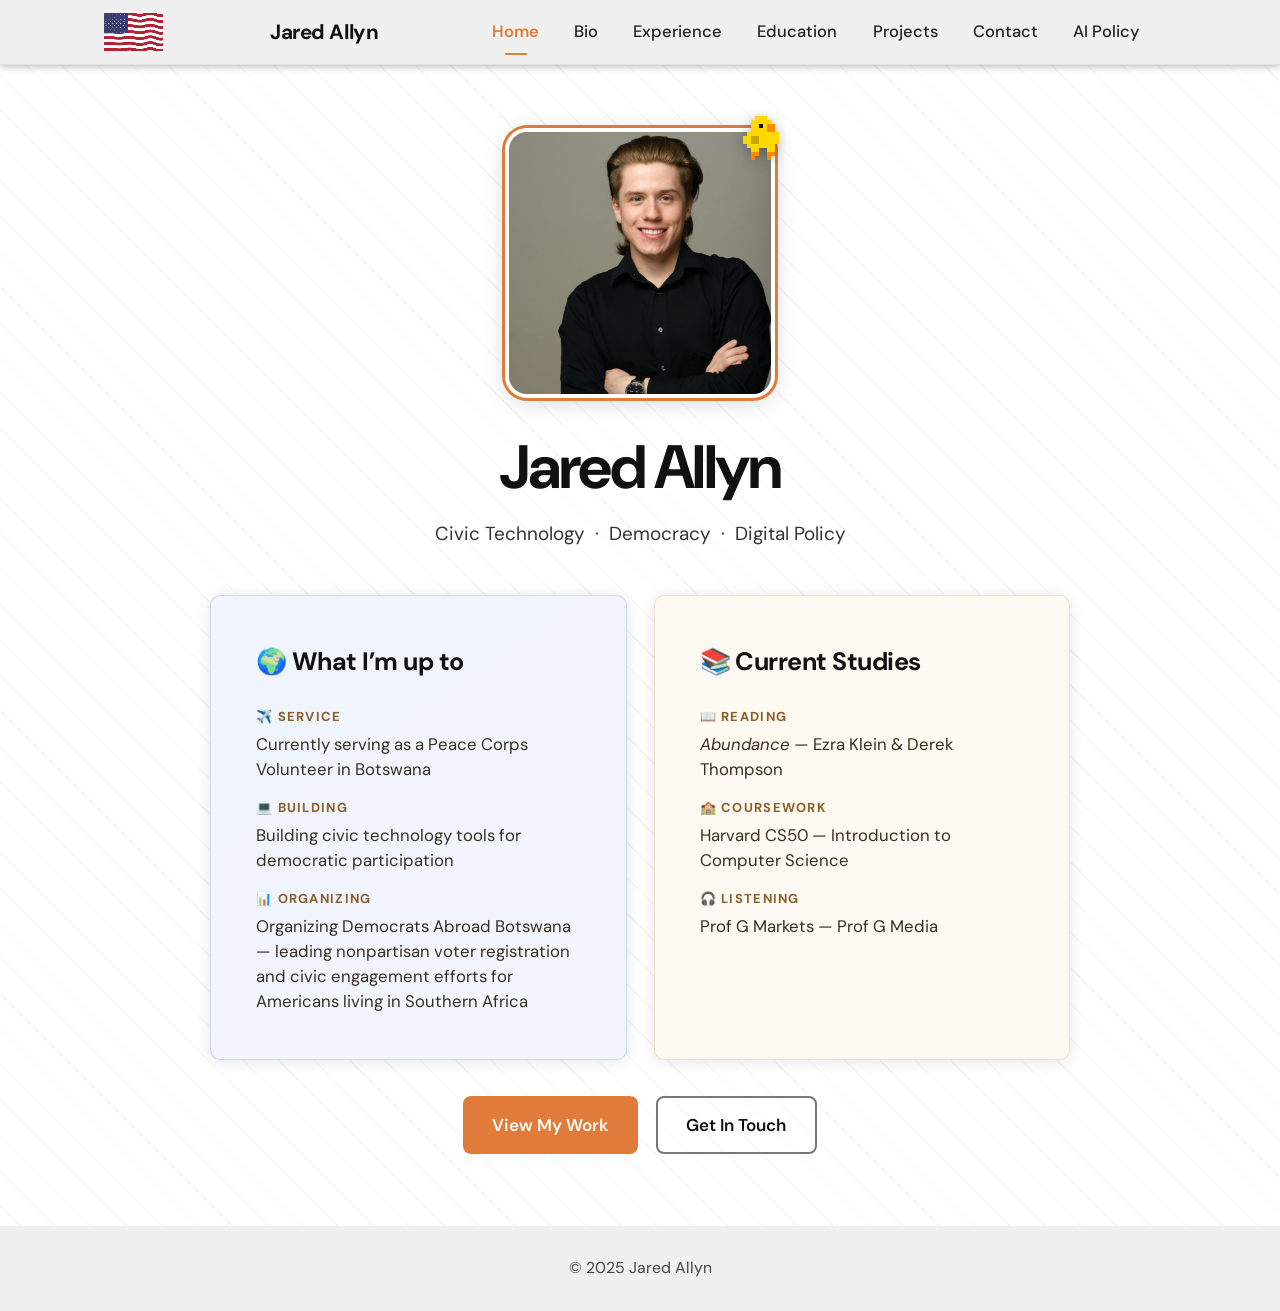
<file: index.html>
﻿<!DOCTYPE html>
<html lang="en">
<head>
  <meta charset="UTF-8" />
  <meta name="viewport" content="width=device-width, initial-scale=1.0" />
  <title>Jared Allyn — Civic Technologist & Policy Communicator</title>
  <link rel="stylesheet" href="styles/main.css" />
</head>
<body>

  <!-- ===== NAVBAR ===== -->
  <nav class="navbar" role="navigation" aria-label="Main navigation">
    <div class="navbar__inner">
      <canvas id="flagCanvas" width="240" height="156" style="height:38px;width:59px;flex-shrink:0;margin-right:0.5rem;"></canvas><a class="navbar__logo" href="index.html">Jared Allyn</a>
      <div class="navbar__links">
        <a href="index.html">Home</a>
        <a href="bio.html">Bio</a>
        <a href="experience.html">Experience</a>
        <a href="education.html">Education</a>
        <a href="projects.html">Projects</a>
        <a href="contact.html">Contact</a>
        <a href="ai-policy.html">AI Policy</a>
      </div>
      <button class="navbar__hamburger" aria-label="Open menu" aria-expanded="false">
        <span></span><span></span><span></span>
      </button>
    </div>
    <div class="navbar__mobile">
      <a href="index.html">Home</a>
      <a href="bio.html">Bio</a>
      <a href="experience.html">Experience</a>
      <a href="education.html">Education</a>
      <a href="projects.html">Projects</a>
      <a href="contact.html">Contact</a>
      <a href="ai-policy.html">AI Policy</a>
    </div>
  </nav>

  <!-- ===== HERO ===== -->
  <section class="hero">
    <div class="container">
      <div class="hero__photo-outer">
        <div class="hero__photo-wrap">
          <img id="headshot" src="images/headshot.jpg" alt="Jared Allyn"
               onerror="this.style.display='none'; this.nextElementSibling.style.display='flex';" />
          <div class="hero__photo-placeholder" style="display:none;">
            Add headshot.jpg to /images
          </div>
        </div>
        <div class="hero__duck-wrap">
          <canvas id="duckCanvas" class="hero__duckie"></canvas>
          <div class="hero__quack" id="quackBubble">Quack!</div>
        </div>
      </div>
      <h1 class="hero__name">Jared Allyn</h1>
      <p class="hero__subtitle">
        Civic Technology &nbsp;·&nbsp; Democracy &nbsp;·&nbsp; Digital Policy
      </p>

      <!-- ===== CARDS ROW ===== -->
      <div style="display:flex; gap:1.5rem; margin:2rem auto 2rem; max-width:860px; text-align:left; flex-wrap:wrap; justify-content:center;">

        <!-- What I'm up to -->
        <div class="now-card now-card--active" style="flex:1; min-width:280px; margin:0;">
          <div class="now-card__title">🌍 What I&rsquo;m up to</div>
          <div class="studies-section">
            <div class="studies-label">&#9992;&#65039; Service</div>
            <div class="studies-item">Currently serving as a Peace Corps Volunteer in Botswana</div>
          </div>
          <div class="studies-section">
            <div class="studies-label">&#128187; Building</div>
            <div class="studies-item">Building civic technology tools for democratic participation</div>
          </div>
          <div class="studies-section">
            <div class="studies-label">&#128202; Organizing</div>
            <div class="studies-item">Organizing Democrats Abroad Botswana &mdash; leading nonpartisan voter registration and civic engagement efforts for Americans living in Southern Africa</div>
          </div>
        </div>

        <!-- Current Studies -->
        <div class="now-card studies-card" style="flex:1; min-width:280px; margin:0;">
          <div class="now-card__title studies-card__title">📚 Current Studies</div>
          <div class="studies-section">
            <div class="studies-label">&#128214; Reading</div>
            <div class="studies-item"><em>Abundance</em> &mdash; Ezra Klein &amp; Derek Thompson</div>
          </div>
          <div class="studies-section">
            <div class="studies-label">&#127979; Coursework</div>
            <div class="studies-item">Harvard CS50 &mdash; Introduction to Computer Science</div>
          </div>
          <div class="studies-section">
            <div class="studies-label">&#127911; Listening</div>
            <div class="studies-item">Prof G Markets &mdash; Prof G Media</div>
          </div>
        </div>

      </div>

      <div class="hero__cta">
        <a href="projects.html" class="btn btn-primary">View My Work</a>
        <a href="contact.html" class="btn btn-outline">Get In Touch</a>
      </div>

    </div>
  </section>

  <!-- ===== FOOTER ===== -->
  <footer>
    <p>&copy; 2025 Jared Allyn</p>
  </footer>

  <script src="scripts/main.js"></script>
</body>
</html>
</file>
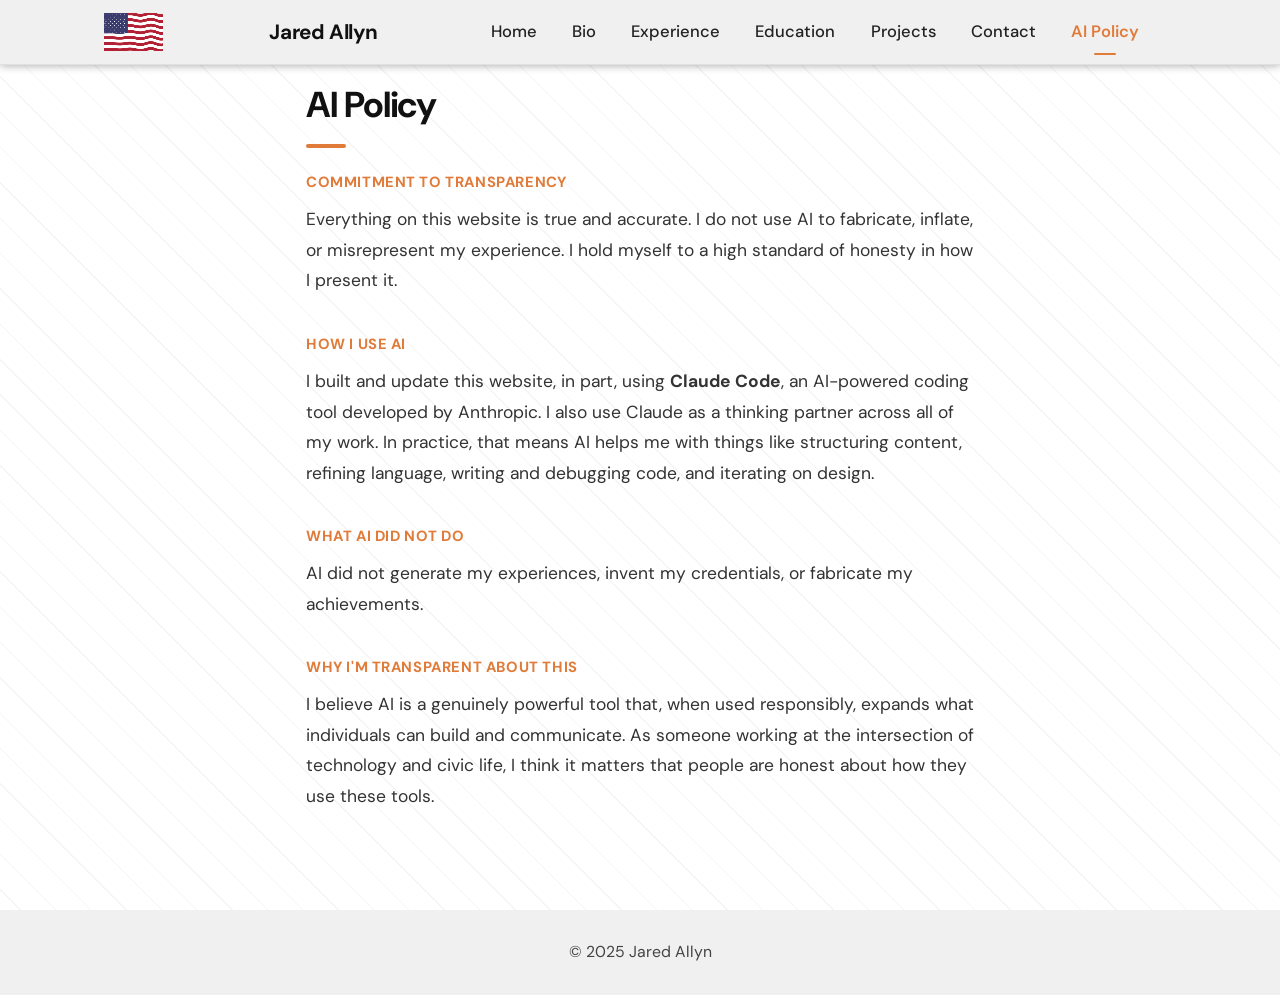
<file: ai-policy.html>
﻿<!DOCTYPE html>
<html lang="en">
<head>
  <meta charset="UTF-8" />
  <meta name="viewport" content="width=device-width, initial-scale=1.0" />
  <title>AI Policy &mdash; Jared Allyn</title>
  <link rel="stylesheet" href="styles/main.css" />
</head>
<body>

  <!-- ===== NAVBAR ===== -->
  <nav class="navbar" role="navigation" aria-label="Main navigation">
    <div class="navbar__inner">
      <canvas id="flagCanvas" width="240" height="156" style="height:38px;width:59px;flex-shrink:0;margin-right:0.5rem;"></canvas><a class="navbar__logo" href="index.html">Jared Allyn</a>
      <div class="navbar__links">
        <a href="index.html">Home</a>
        <a href="bio.html">Bio</a>
        <a href="experience.html">Experience</a>
        <a href="education.html">Education</a>
        <a href="projects.html">Projects</a>
        <a href="contact.html">Contact</a>
        <a href="ai-policy.html">AI Policy</a>
      </div>
      <button class="navbar__hamburger" aria-label="Open menu" aria-expanded="false">
        <span></span><span></span><span></span>
      </button>
    </div>
    <div class="navbar__mobile">
      <a href="index.html">Home</a>
      <a href="bio.html">Bio</a>
      <a href="experience.html">Experience</a>
      <a href="education.html">Education</a>
      <a href="projects.html">Projects</a>
      <a href="contact.html">Contact</a>
      <a href="ai-policy.html">AI Policy</a>
    </div>
  </nav>

  <!-- ===== AI POLICY CONTENT ===== -->
  <section class="page-section">
    <div class="container" style="max-width: 740px;">

      <h1 class="section-title">AI Policy</h1>

      <div class="bio-content">

        <h2>Commitment to Transparency</h2>
        <p>
          Everything on this website is true and accurate. I do not use AI to fabricate, inflate, or misrepresent my experience. I hold myself to a high standard of honesty in how I present it.
        </p>

        <h2>How I Use AI</h2>
        <p>
          I built and update this website, in part, using <strong>Claude Code</strong>, an AI-powered coding tool developed by Anthropic. I also use Claude as a thinking partner across all of my work. In practice, that means AI helps me with things like structuring content, refining language, writing and debugging code, and iterating on design.
        </p>

        <h2>What AI Did Not Do</h2>
        <p>
          AI did not generate my experiences, invent my credentials, or fabricate my achievements.
        </p>

        <h2>Why I'm Transparent About This</h2>
        <p>
          I believe AI is a genuinely powerful tool that, when used responsibly, expands what individuals can build and communicate. As someone working at the intersection of technology and civic life, I think it matters that people are honest about how they use these tools.
        </p>

      </div>
    </div>
  </section>

  <footer>
    <p>&copy; 2025 Jared Allyn</p>
  </footer>

  <script src="scripts/main.js"></script>
</body>
</html>
</file>
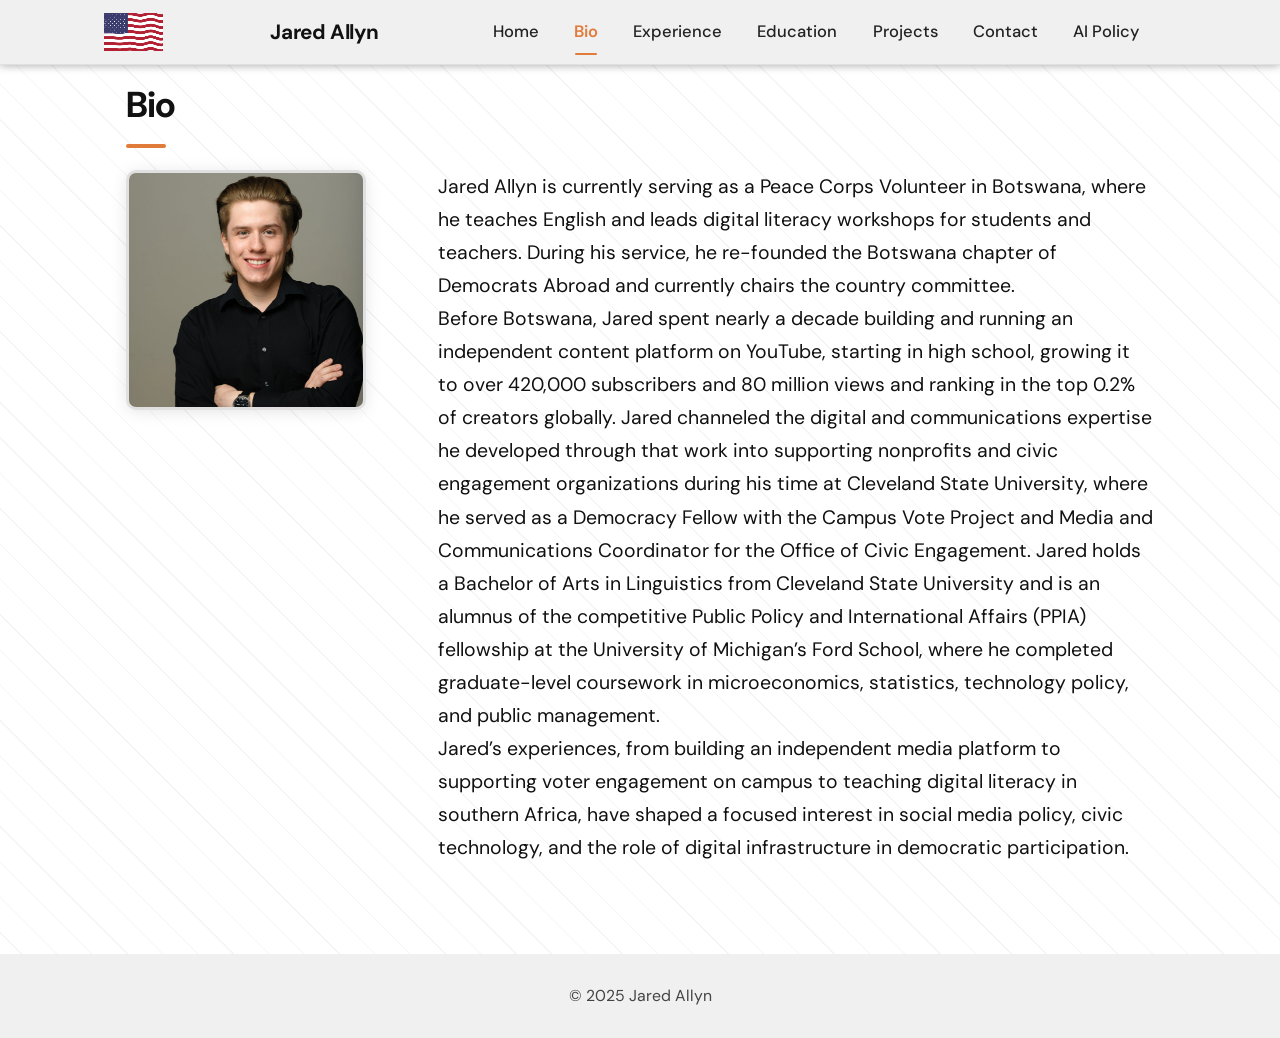
<file: bio.html>
﻿<!DOCTYPE html>
<html lang="en">
<head>
  <meta charset="UTF-8" />
  <meta name="viewport" content="width=device-width, initial-scale=1.0" />
  <title>Bio &mdash; Jared Allyn</title>
  <link rel="stylesheet" href="styles/main.css" />
</head>
<body>

  <!-- ===== NAVBAR ===== -->
  <nav class="navbar" role="navigation" aria-label="Main navigation">
    <div class="navbar__inner">
      <canvas id="flagCanvas" width="240" height="156" style="height:38px;width:59px;flex-shrink:0;margin-right:0.5rem;"></canvas><a class="navbar__logo" href="index.html">Jared Allyn</a>
      <div class="navbar__links">
        <a href="index.html">Home</a>
        <a href="bio.html">Bio</a>
        <a href="experience.html">Experience</a>
        <a href="education.html">Education</a>
        <a href="projects.html">Projects</a>
        <a href="contact.html">Contact</a>
        <a href="ai-policy.html">AI Policy</a>
      </div>
      <button class="navbar__hamburger" aria-label="Open menu" aria-expanded="false">
        <span></span><span></span><span></span>
      </button>
    </div>
    <div class="navbar__mobile">
      <a href="index.html">Home</a>
      <a href="bio.html">Bio</a>
      <a href="experience.html">Experience</a>
      <a href="education.html">Education</a>
      <a href="projects.html">Projects</a>
      <a href="contact.html">Contact</a>
      <a href="ai-policy.html">AI Policy</a>
    </div>
  </nav>

  <!-- ===== BIO CONTENT ===== -->
  <section class="page-section">
    <div class="container">
      <h1 class="section-title">Bio</h1>

      <div class="bio-grid">

        <!-- Photo -->
        <div class="bio-photo-wrap">
          <img src="images/headshot.jpg" alt="Jared Allyn"
               onerror="this.style.display='none'; this.nextElementSibling.style.display='flex';" />
          <div class="bio-photo-placeholder" style="display:none;">
            Add headshot.jpg to /images
          </div>
        </div>

        <!-- Text -->
        <div class=”bio-content”>

          <p>
            Jared Allyn is currently serving as a Peace Corps Volunteer in Botswana, where he teaches English and leads digital literacy workshops for students and teachers. During his service, he re-founded the Botswana chapter of Democrats Abroad and currently chairs the country committee.
          </p>

          <p>
            Before Botswana, Jared spent nearly a decade building and running an independent content platform on YouTube, starting in high school, growing it to over 420,000 subscribers and 80 million views and ranking in the top 0.2% of creators globally. Jared channeled the digital and communications expertise he developed through that work into supporting nonprofits and civic engagement organizations during his time at Cleveland State University, where he served as a Democracy Fellow with the Campus Vote Project and Media and Communications Coordinator for the Office of Civic Engagement. Jared holds a Bachelor of Arts in Linguistics from Cleveland State University and is an alumnus of the competitive Public Policy and International Affairs (PPIA) fellowship at the University of Michigan&rsquo;s Ford School, where he completed graduate-level coursework in microeconomics, statistics, technology policy, and public management.
          </p>

          <p>
            Jared&rsquo;s experiences, from building an independent media platform to supporting voter engagement on campus to teaching digital literacy in southern Africa, have shaped a focused interest in social media policy, civic technology, and the role of digital infrastructure in democratic participation.
          </p>

        </div>
      </div>
    </div>
  </section>

  <!-- ===== FOOTER ===== -->
  <footer>
    <p>&copy; 2025 Jared Allyn</p>
  </footer>

  <script src="scripts/main.js"></script>
</body>
</html>
</file>
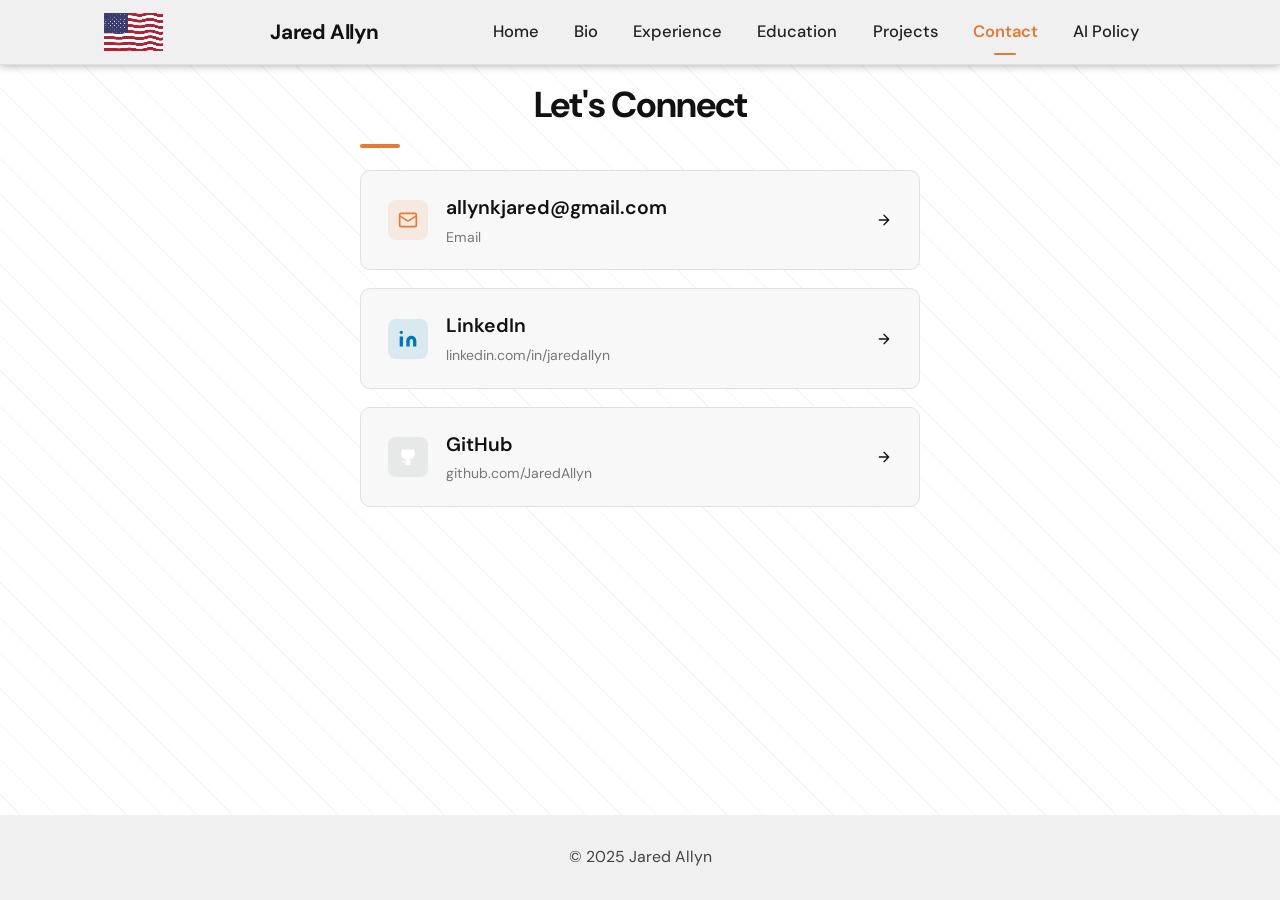
<file: contact.html>
﻿<!DOCTYPE html>
<html lang="en">
<head>
  <meta charset="UTF-8" />
  <meta name="viewport" content="width=device-width, initial-scale=1.0" />
  <title>Contact â€” Jared Allyn</title>
  <link rel="stylesheet" href="styles/main.css" />
</head>
<body>

  <!-- ===== NAVBAR ===== -->
  <nav class="navbar" role="navigation" aria-label="Main navigation">
    <div class="navbar__inner">
      <canvas id="flagCanvas" width="240" height="156" style="height:38px;width:59px;flex-shrink:0;margin-right:0.5rem;"></canvas><a class="navbar__logo" href="index.html">Jared Allyn</a>
      <div class="navbar__links">
        <a href="index.html">Home</a>
        <a href="bio.html">Bio</a>
        <a href="experience.html">Experience</a>
        <a href="education.html">Education</a>
        <a href="projects.html">Projects</a>
        <a href="contact.html">Contact</a>
        <a href="ai-policy.html">AI Policy</a>
      </div>
      <button class="navbar__hamburger" aria-label="Open menu" aria-expanded="false">
        <span></span><span></span><span></span>
      </button>
    </div>
    <div class="navbar__mobile">
      <a href="index.html">Home</a>
      <a href="bio.html">Bio</a>
      <a href="experience.html">Experience</a>
      <a href="education.html">Education</a>
      <a href="projects.html">Projects</a>
      <a href="contact.html">Contact</a>
      <a href="ai-policy.html">AI Policy</a>
    </div>
  </nav>

  <!-- ===== CONTACT CONTENT ===== -->
  <section class="page-section">
    <div class="container">
      <div class="contact-section">
        <h1 class="section-title" style="display:block; text-align:center;">Let's Connect</h1>
<div class="contact-links">

          <!-- Email -->
          <a href="mailto:allynkjared@gmail.com" class="contact-link-item">
            <div class="contact-link-icon email" aria-hidden="true">
              <svg width="20" height="20" viewBox="0 0 24 24" fill="none" stroke="#E07B39" stroke-width="2" stroke-linecap="round" stroke-linejoin="round">
                <rect x="2" y="4" width="20" height="16" rx="2"/>
                <path d="m22 7-8.97 5.7a1.94 1.94 0 0 1-2.06 0L2 7"/>
              </svg>
            </div>
            <div class="contact-link-label">
              allynkjared@gmail.com
              <span>Email</span>
            </div>
            <svg width="16" height="16" viewBox="0 0 24 24" fill="none" stroke="currentColor" stroke-width="2" stroke-linecap="round" stroke-linejoin="round" aria-hidden="true"><path d="M5 12h14M12 5l7 7-7 7"/></svg>
          </a>

          <!-- LinkedIn -->
          <a href="https://www.linkedin.com/in/jaredallyn/" target="_blank" rel="noopener noreferrer" class="contact-link-item">
            <div class="contact-link-icon linkedin" aria-hidden="true">
              <svg width="20" height="20" viewBox="0 0 24 24" fill="#0077B5">
                <path d="M16 8a6 6 0 0 1 6 6v7h-4v-7a2 2 0 0 0-2-2 2 2 0 0 0-2 2v7h-4v-7a6 6 0 0 1 6-6z"/>
                <rect x="2" y="9" width="4" height="12"/>
                <circle cx="4" cy="4" r="2"/>
              </svg>
            </div>
            <div class="contact-link-label">
              LinkedIn
              <span>linkedin.com/in/jaredallyn</span>
            </div>
            <svg width="16" height="16" viewBox="0 0 24 24" fill="none" stroke="currentColor" stroke-width="2" stroke-linecap="round" stroke-linejoin="round" aria-hidden="true"><path d="M5 12h14M12 5l7 7-7 7"/></svg>
          </a>

          <!-- GitHub -->
          <a href="https://github.com/JaredAllyn" target="_blank" rel="noopener noreferrer" class="contact-link-item">
            <div class="contact-link-icon github" aria-hidden="true">
              <svg width="20" height="20" viewBox="0 0 24 24" fill="#FFFFFF">
                <path d="M15 22v-4a4.8 4.8 0 0 0-1-3.5c3 0 6-2 6-5.5.08-1.25-.27-2.48-1-3.5.28-1.15.28-2.35 0-3.5 0 0-1 0-3 1.5-2.64-.5-5.36-.5-8 0C6 2 5 2 5 2c-.3 1.15-.3 2.35 0 3.5A5.403 5.403 0 0 0 4 9c0 3.5 3 5.5 6 5.5-.39.49-.68 1.05-.85 1.65-.17.6-.22 1.23-.15 1.85v4"/>
                <path d="M9 18c-4.51 2-5-2-7-2"/>
              </svg>
            </div>
            <div class="contact-link-label">
              GitHub
              <span>github.com/JaredAllyn</span>
            </div>
            <svg width="16" height="16" viewBox="0 0 24 24" fill="none" stroke="currentColor" stroke-width="2" stroke-linecap="round" stroke-linejoin="round" aria-hidden="true"><path d="M5 12h14M12 5l7 7-7 7"/></svg>
          </a>

        </div>
      </div>
    </div>
  </section>

  <!-- ===== FOOTER ===== -->
  <footer>
    <p>&copy; 2025 Jared Allyn</p>
  </footer>

  <script src="scripts/main.js"></script>
</body>
</html>
</file>
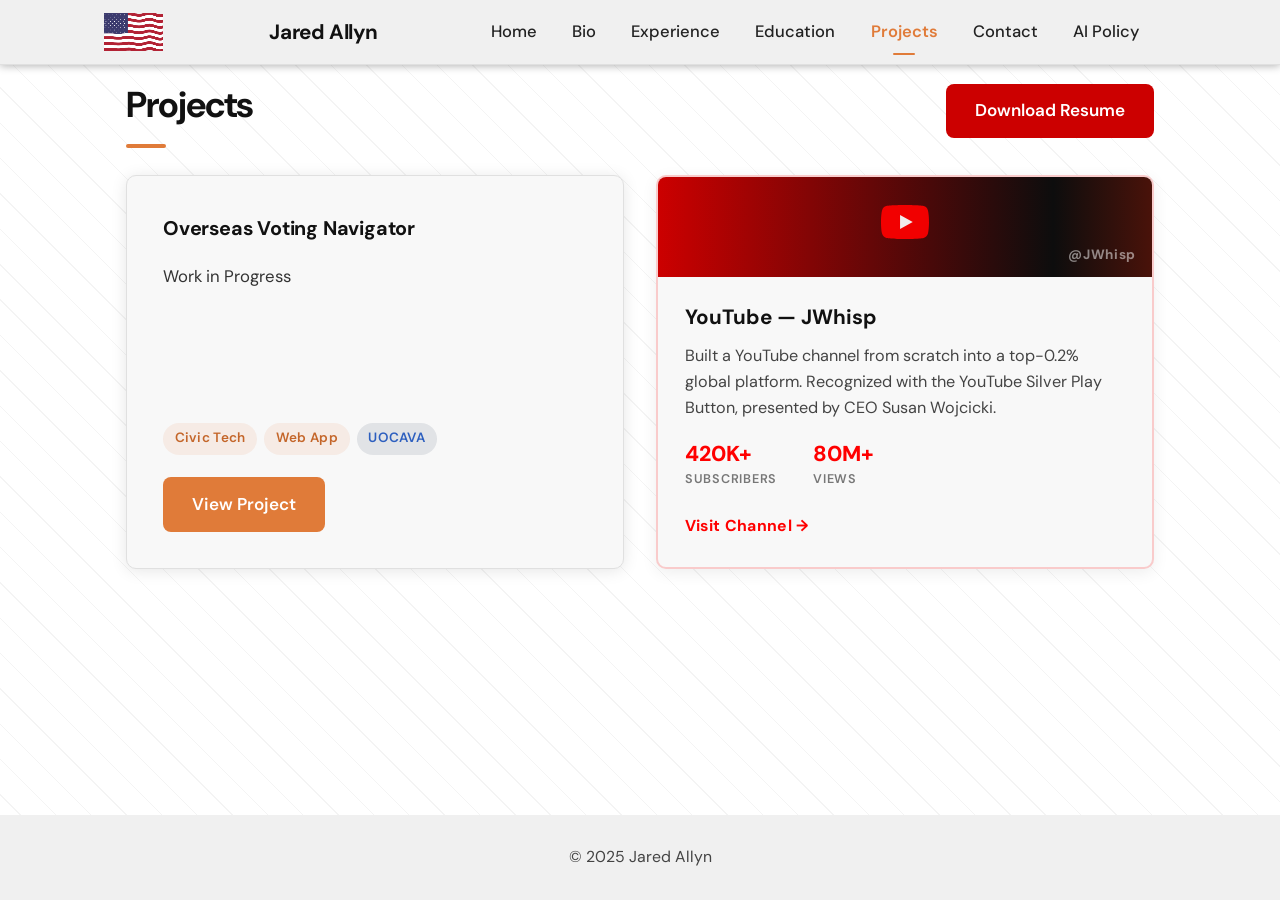
<file: projects.html>
﻿<!DOCTYPE html>
<html lang="en">
<head>
  <meta charset="UTF-8" />
  <meta name="viewport" content="width=device-width, initial-scale=1.0" />
  <title>Projects &mdash; Jared Allyn</title>
  <link rel="stylesheet" href="styles/main.css" />
  <link rel="stylesheet" href="https://fonts.googleapis.com/css2?family=Silkscreen&display=swap" />
</head>
<body>

  <!-- ===== NAVBAR ===== -->
  <nav class="navbar" role="navigation" aria-label="Main navigation">
    <div class="navbar__inner">
      <canvas id="flagCanvas" width="240" height="156" style="height:38px;width:59px;flex-shrink:0;margin-right:0.5rem;"></canvas><a class="navbar__logo" href="index.html">Jared Allyn</a>
      <div class="navbar__links">
        <a href="index.html">Home</a>
        <a href="bio.html">Bio</a>
        <a href="experience.html">Experience</a>
        <a href="education.html">Education</a>
        <a href="projects.html">Projects</a>
        <a href="contact.html">Contact</a>
        <a href="ai-policy.html">AI Policy</a>
      </div>
      <button class="navbar__hamburger" aria-label="Open menu" aria-expanded="false">
        <span></span><span></span><span></span>
      </button>
    </div>
    <div class="navbar__mobile">
      <a href="index.html">Home</a>
      <a href="bio.html">Bio</a>
      <a href="experience.html">Experience</a>
      <a href="education.html">Education</a>
      <a href="projects.html">Projects</a>
      <a href="contact.html">Contact</a>
      <a href="ai-policy.html">AI Policy</a>
    </div>
  </nav>

  <!-- ===== PROJECTS CONTENT ===== -->
  <section class="page-section">
    <div class="container">
      <div style="display:flex; align-items:center; justify-content:space-between; flex-wrap:wrap; gap:1rem; margin-bottom:1.5rem;">
        <h1 class="section-title" style="margin-bottom:0;">Projects</h1>
        <a href="resume.pdf" target="_blank" class="btn" style="background:#CC0000; color:#FFFFFF;">Download Resume</a>
      </div>

      <div class="projects-grid">

        <!-- Card 1: Overseas Voting Navigator -->
        <div class="project-card">
          <div class="project-card__title">Overseas Voting Navigator</div>
          <p class="project-card__desc">Work in Progress</p>
          <div class="project-card__tags">
            <span class="tag">Civic Tech</span>
            <span class="tag">Web App</span>
            <span class="tag navy">UOCAVA</span>
          </div>
          <div class="project-card__footer">
            <a href="#" class="btn btn-primary">View Project</a>
          </div>
        </div>

        <!-- YouTube Card -->
        <a href="https://www.youtube.com/@JWhisp" target="_blank" rel="noopener" class="yt-card">
          <div class="yt-card__banner">
            <div class="yt-card__play">
              <svg viewBox="0 0 68 48" width="48" height="34"><path d="M66.5 7.7A8.5 8.5 0 0 0 60.3 1.5C55 0 34 0 34 0S13 0 7.7 1.5A8.5 8.5 0 0 0 1.5 7.7C0 13 0 24 0 24s0 11 1.5 16.3a8.5 8.5 0 0 0 6.2 6.2C13 48 34 48 34 48s21 0 26.3-1.5a8.5 8.5 0 0 0 6.2-6.2C68 35 68 24 68 24S68 13 66.5 7.7z" fill="#FF0000"/><path d="M27 34l18-10-18-10v20z" fill="#fff"/></svg>
            </div>
            <div class="yt-card__banner-text">@JWhisp</div>
          </div>
          <div class="yt-card__body">
            <div class="yt-card__title">YouTube &mdash; JWhisp</div>
            <p class="yt-card__desc">Built a YouTube channel from scratch into a top-0.2% global platform. Recognized with the YouTube Silver Play Button, presented by CEO Susan Wojcicki.</p>
            <div class="yt-card__stats">
              <div class="yt-card__stat"><span class="yt-card__stat-num">420K+</span><span class="yt-card__stat-label">Subscribers</span></div>
              <div class="yt-card__stat"><span class="yt-card__stat-num">80M+</span><span class="yt-card__stat-label">Views</span></div>
            </div>
            <div class="yt-card__cta">Visit Channel &rarr;</div>
          </div>
        </a>


      </div>
    </div>
  </section>

  <!-- ===== FOOTER ===== -->
  <footer>
    <p>&copy; 2025 Jared Allyn</p>
  </footer>

  <script src="scripts/main.js"></script>
</body>
</html>
</file>
<file: styles/main.css>
/* =============================================
   JARED ALLYN — PERSONAL WEBSITE
   styles/main.css
   ============================================= */

@import url('https://fonts.googleapis.com/css2?family=DM+Sans:ital,opsz,wght@0,9..40,300;0,9..40,400;0,9..40,500;0,9..40,600;0,9..40,700;1,9..40,400&display=swap');

/* ---- Reset & Base ---- */
*, *::before, *::after {
  box-sizing: border-box;
  margin: 0;
  padding: 0;
}

:root {
  --white:       #FFFFFF;
  --gray-100:    #F0F0F0;
  --gray-200:    #E0E0E0;
  --gray-400:    #777777;
  --gray-600:    #444444;
  --gray-800:    #111111;
  --near-black:  #111111;
  --orange:      #E07B39;
  --orange-dark: #C4662A;
  --navy:        #2D5FBF;
  --navy-light:  #243659;
  --bg-base:     #FFFFFF;
  --bg-card:     #F8F8F8;
  --bg-nav:      #F0F0F0;
  --font:        'DM Sans', sans-serif;
  --radius:      10px;
  --shadow:      0 2px 16px rgba(0,0,0,0.10);
  --shadow-md:   0 4px 24px rgba(0,0,0,0.15);
  --transition:  0.2s ease;
  --max-width:   1100px;
}

html {
  scroll-behavior: smooth;
  font-size: 18px;
}

body {
  font-family: var(--font);
  background-color: #FFFFFF;
  background-image: repeating-linear-gradient(
    45deg,
    transparent,
    transparent 24px,
    rgba(0,0,0,0.045) 24px,
    rgba(0,0,0,0.045) 25px
  );
  color: var(--near-black);
  line-height: 1.7;
  font-size: 1.08rem;
  min-height: 100vh;
  display: flex;
  flex-direction: column;
}

img { display: block; max-width: 100%; }
a  { color: inherit; text-decoration: none; }
ul { list-style: none; }

/* ---- Bounce-click Animation ---- */
@keyframes bounceClick {
  0%   { transform: scale(1); }
  30%  { transform: scale(0.88); }
  60%  { transform: scale(1.08); }
  80%  { transform: scale(0.97); }
  100% { transform: scale(1); }
}

.bounce-click {
  animation: bounceClick 0.35s cubic-bezier(0.36, 0.07, 0.19, 0.97) both;
}

/* =============================================
   NAVBAR
   ============================================= */
.navbar {
  position: sticky;
  top: 0;
  z-index: 1000;
  background: var(--bg-nav);
  border-bottom: 1px solid var(--gray-200);
  box-shadow: 0 1px 8px rgba(0,0,0,0.3);
}

.navbar__inner {
  max-width: var(--max-width);
  margin: 0 auto;
  padding: 0 2rem 0 0.75rem;
  height: 64px;
  display: flex;
  align-items: center;
  justify-content: space-between;
}

.navbar__logo {
  font-size: 1.15rem;
  font-weight: 700;
  color: var(--near-black);
  letter-spacing: -0.02em;
  transition: color var(--transition);
}
.navbar__logo:hover { color: var(--orange); }

.navbar__links {
  display: flex;
  gap: 0.25rem;
}

.navbar__links a {
  font-size: 0.92rem;
  font-weight: 500;
  color: #222222;
  padding: 0.45rem 0.85rem;
  border-radius: 6px;
  transition: color var(--transition), background var(--transition), transform 0.2s cubic-bezier(0.34, 1.56, 0.64, 1);
  position: relative;
  display: inline-block;
}

.navbar__links a:hover {
  color: var(--orange);
  background: rgba(224,123,57,0.07);
  transform: scale(1.12);
}

.navbar__links a.active {
  color: var(--orange);
  font-weight: 600;
}

.navbar__links a.active::after {
  content: '';
  position: absolute;
  bottom: -1px;
  left: 50%;
  transform: translateX(-50%);
  width: 22px;
  height: 2.5px;
  background: var(--orange);
  border-radius: 2px;
}

/* Hamburger (mobile) */
.navbar__hamburger {
  display: none;
  flex-direction: column;
  gap: 5px;
  cursor: pointer;
  padding: 4px;
  background: none;
  border: none;
}
.navbar__hamburger span {
  display: block;
  width: 24px;
  height: 2px;
  background: #222222;
  border-radius: 2px;
  transition: all 0.25s ease;
  box-shadow: 0 0 0 0.5px rgba(0,0,0,0.4), 0 1px 3px rgba(0,0,0,0.3);
}

/* Mobile nav drawer */
.navbar__mobile {
  display: none;
  flex-direction: column;
  background: var(--bg-nav);
  border-top: 1px solid var(--gray-200);
  padding: 1rem 2rem 1.25rem;
  gap: 0.25rem;
}
.navbar__mobile.open { display: flex; }
.navbar__mobile a {
  font-size: 0.95rem;
  font-weight: 500;
  color: #222222;
  padding: 0.5rem 0.75rem;
  border-radius: 6px;
  transition: color var(--transition), background var(--transition);
}
.navbar__mobile a:hover,
.navbar__mobile a.active {
  color: var(--orange);
  background: rgba(224,123,57,0.07);
}

/* =============================================
   LAYOUT HELPERS
   ============================================= */
.container {
  max-width: var(--max-width);
  margin: 0 auto;
  padding: 0 2rem;
}

.page-section {
  padding: 0.5rem 0 5rem;
}

.section-title {
  font-size: 2rem;
  font-weight: 700;
  color: var(--near-black);
  margin-bottom: 1.25rem;
  letter-spacing: -0.03em;
  position: relative;
  display: inline-block;
}

.section-title::after {
  content: '';
  display: block;
  width: 40px;
  height: 3.5px;
  background: var(--orange);
  border-radius: 2px;
  margin-top: 0.5rem;
}

/* =============================================
   BUTTONS
   ============================================= */
.btn {
  display: inline-flex;
  align-items: center;
  gap: 0.5rem;
  padding: 0.7rem 1.6rem;
  border-radius: 8px;
  font-family: var(--font);
  font-size: 0.95rem;
  font-weight: 600;
  cursor: pointer;
  border: none;
  transition: background var(--transition), color var(--transition), box-shadow var(--transition), transform var(--transition);
  text-decoration: none;
}

.btn-primary {
  background: var(--orange);
  color: var(--white);
}
.btn-primary:hover {
  background: var(--orange-dark);
  box-shadow: 0 4px 16px rgba(224,123,57,0.35);
}

.btn-outline {
  background: transparent;
  color: var(--gray-800);
  border: 2px solid var(--gray-400);
}
.btn-outline:hover {
  background: var(--gray-200);
  color: #111111;
  border-color: var(--gray-200);
}

.btn-ghost {
  background: var(--bg-card);
  color: var(--gray-800);
}
.btn-ghost:hover {
  background: var(--gray-200);
}

/* =============================================
   FOOTER
   ============================================= */
footer {
  margin-top: auto;
  background: var(--bg-nav);
  color: var(--gray-600);
  text-align: center;
  padding: 1.6rem 2rem;
  font-size: 0.88rem;
}
footer a {
  color: var(--orange);
  transition: opacity var(--transition);
}
footer a:hover { opacity: 0.8; }

/* =============================================
   HOME PAGE — index.html
   ============================================= */


.hero {
  background: transparent;
  padding: 3.5rem 0 4rem;
  text-align: center;
}

.hero__photo-outer {
  position: relative;
  display: inline-block;
  margin: 0 auto 2rem;
}

.hero__photo-wrap {
  position: relative;
  width: 270px;
  height: 270px;
  border-radius: 22px;
  overflow: hidden;
  border: 4px solid var(--white);
  box-shadow: 0 0 0 3px var(--orange), var(--shadow-md);
  background: var(--gray-200);
  cursor: pointer;
  transition: transform 0.3s cubic-bezier(0.34, 1.56, 0.64, 1), box-shadow 0.3s ease;
}

.hero__photo-wrap:hover {
  transform: scale(1.07);
  box-shadow: 0 0 0 3px var(--orange), 0 8px 32px rgba(0,0,0,0.55);
}

@keyframes duckieBob {
  0%, 100% { transform: translateY(0); }
  50%       { transform: translateY(-6px); }
}

@keyframes quackPop {
  0%   { transform: translateY(-50%) scale(0.5); opacity: 0; }
  60%  { transform: translateY(-50%) scale(1.1); opacity: 1; }
  100% { transform: translateY(-50%) scale(1);   opacity: 1; }
}

.hero__duck-wrap {
  position: absolute;
  top: 10px;
  right: -8px;
  transform: translateY(-50%);
  z-index: 10;
}

.hero__duckie {
  display: block;
  image-rendering: pixelated;
  image-rendering: crisp-edges;
  cursor: pointer;
  animation: duckieBob 2s ease-in-out infinite;
  filter: drop-shadow(0 2px 6px rgba(0,0,0,0.28));
}

.hero__quack {
  position: absolute;
  top: 50%;
  left: calc(100% + 8px);
  transform: translateY(-50%) scale(0);
  transform-origin: left center;
  background: #fff;
  border: 2px solid var(--near-black);
  border-radius: 12px;
  padding: 0.3rem 0.75rem;
  font-size: 0.85rem;
  font-weight: 700;
  color: var(--near-black);
  white-space: nowrap;
  pointer-events: none;
  opacity: 0;
  z-index: 20;
  box-shadow: 0 2px 8px rgba(0,0,0,0.15);
}

/* tail pointing left toward the duck */
.hero__quack::after {
  content: '';
  position: absolute;
  top: 50%;
  left: -8px;
  transform: translateY(-50%);
  border-top: 6px solid transparent;
  border-bottom: 6px solid transparent;
  border-right: 8px solid var(--near-black);
}
.hero__quack::before {
  content: '';
  position: absolute;
  top: 50%;
  left: -5px;
  transform: translateY(-50%);
  border-top: 5px solid transparent;
  border-bottom: 5px solid transparent;
  border-right: 7px solid #fff;
  z-index: 1;
}

.hero__quack.show {
  animation: quackPop 0.28s cubic-bezier(0.34,1.56,0.64,1) forwards;
}

.hero__photo-wrap img {
  width: 100%;
  height: 100%;
  object-fit: cover;
}

.hero__photo-placeholder {
  width: 100%;
  height: 100%;
  display: flex;
  align-items: center;
  justify-content: center;
  background: var(--gray-200);
  color: var(--gray-400);
  font-size: 0.75rem;
  text-align: center;
  padding: 0.5rem;
}

.hero__name {
  font-size: clamp(2.2rem, 5vw, 3.4rem);
  font-weight: 700;
  color: var(--near-black);
  letter-spacing: -0.04em;
  line-height: 1.1;
  margin-bottom: 1rem;
}

.hero__subtitle {
  font-size: 1.05rem;
  color: #333333;
  max-width: 560px;
  margin: 0 auto 2.5rem;
  font-weight: 400;
  line-height: 1.6;
}

.hero__cta {
  display: flex;
  gap: 1rem;
  justify-content: center;
  flex-wrap: wrap;
}

/* Now Card */
.now-section {
  padding: 4rem 0 5rem;
}

.now-card {
  background: var(--bg-card);
  border: 1px solid var(--gray-200);
  border-radius: var(--radius);
  box-shadow: var(--shadow);
  padding: 2.5rem 2.5rem;
  max-width: 680px;
  margin: 0 auto;
}

.now-card__label {
  font-size: 0.78rem;
  font-weight: 700;
  letter-spacing: 0.1em;
  text-transform: uppercase;
  color: var(--orange);
  margin-bottom: 1.25rem;
}

.now-card__title {
  font-size: 1.4rem;
  font-weight: 700;
  color: var(--near-black);
  margin-bottom: 1.25rem;
  letter-spacing: -0.02em;
}

.now-card ul {
  display: flex;
  flex-direction: column;
  gap: 0.75rem;
}

.now-card li {
  display: flex;
  align-items: flex-start;
  gap: 0.75rem;
  color: #333333;
  font-size: 0.97rem;
}

.now-card li::before {
  content: '';
  flex-shrink: 0;
  width: 8px;
  height: 8px;
  border-radius: 50%;
  background: var(--orange);
  margin-top: 0.55rem;
}

/* =============================================
   NOW CARD ACTIVE VARIANT — index.html
   ============================================= */
.now-card--active {
  background: linear-gradient(145deg, #f0f4fd, #f2f5fe);
  border: 1.5px solid rgba(60,100,180,0.2);
}

/* =============================================
   STUDIES CARD — index.html
   ============================================= */
.studies-card {
  background: linear-gradient(145deg, #fdf8f0, #fef9f2);
  border: 1.5px solid rgba(180,130,60,0.2);
}

.studies-section {
  margin-bottom: 0.85rem;
}

.studies-section:last-child {
  margin-bottom: 0;
}

.studies-label {
  font-size: 0.72rem;
  font-weight: 700;
  text-transform: uppercase;
  letter-spacing: 0.1em;
  color: #8B5E2A;
  margin-bottom: 0.2rem;
  font-family: var(--font);
}

.studies-item {
  font-size: 0.93rem;
  color: #3a2e1e;
  line-height: 1.5;
}

/* =============================================
   BIO PAGE — bio.html
   ============================================= */
.bio-grid {
  display: grid;
  grid-template-columns: 240px 1fr;
  gap: 4rem;
  align-items: start;
}

.bio-photo-wrap {
  width: 100%;
  aspect-ratio: 1;
  border-radius: var(--radius);
  overflow: hidden;
  border: 3px solid var(--gray-200);
  box-shadow: var(--shadow);
  background: var(--gray-200);
  position: sticky;
  top: 88px;
}

.bio-photo-wrap img {
  width: 100%;
  height: 100%;
  object-fit: cover;
}

.bio-photo-placeholder {
  width: 100%;
  height: 100%;
  display: flex;
  align-items: center;
  justify-content: center;
  color: var(--gray-400);
  font-size: 0.8rem;
  text-align: center;
  padding: 1rem;
}

.bio-content h2 {
  font-size: 1.15rem;
  font-weight: 700;
  color: var(--orange);
  margin: 2rem 0 0.5rem;
  letter-spacing: 0.04em;
  text-transform: uppercase;
  font-size: 0.82rem;
}

.bio-content h2:first-child { margin-top: 0; }

.bio-content p {
  color: #333333;
  font-size: 0.97rem;
  margin-bottom: 0.5rem;
  line-height: 1.75;
}

/* =============================================
   VERTICAL TIMELINE — zigzag bubbles
   ============================================= */
.vtimeline {
  position: relative;
  padding: 0.75rem 0 3rem;
}

/* Center vertical line */
.vtimeline::before {
  content: '';
  position: absolute;
  left: 50%;
  transform: translateX(-50%);
  top: 0;
  bottom: 0;
  width: 2px;
  background: linear-gradient(to bottom, var(--orange) 0%, rgba(224,123,57,0.12) 100%);
  border-radius: 2px;
}

/* NOW pill centered on line */
.vtimeline__now {
  position: absolute;
  left: 50%;
  transform: translateX(-50%);
  top: -0.8rem;
  background: var(--orange);
  color: #fff;
  font-size: 0.65rem;
  font-weight: 700;
  letter-spacing: 0.1em;
  text-transform: uppercase;
  padding: 0.22rem 0.65rem;
  border-radius: 100px;
  white-space: nowrap;
  z-index: 3;
}

/* Hover hint */
.vtimeline-hint {
  text-align: center;
  font-size: 0.8rem;
  color: var(--gray-400);
  font-style: italic;
  margin-bottom: 1rem;
  letter-spacing: 0.01em;
}

/* Each entry — min-height matches bubble diameter */
.vtimeline-entry {
  position: relative;
  min-height: 250px;
  display: flex;
  align-items: center;
  margin-bottom: 0.5rem;
}

/* Dot on center line */
.vtimeline-entry::before {
  content: '';
  position: absolute;
  left: 50%;
  top: 50%;
  transform: translate(-50%, -50%);
  width: 14px;
  height: 14px;
  border-radius: 50%;
  background: var(--orange);
  border: 3px solid #fff;
  box-shadow: 0 0 0 2px var(--orange);
  z-index: 2;
}

/* LEFT: bubble on left, tooltip appears on right */
.vtimeline-entry--left .vtimeline-card {
  position: absolute;
  right: calc(50% + 26px);
}
.vtimeline-entry--left .vtimeline-tooltip {
  position: absolute;
  left: calc(50% + 26px);
  max-width: 280px;
  transform: translateX(-10px);
}

/* RIGHT: bubble on right, tooltip appears on left */
.vtimeline-entry--right .vtimeline-card {
  position: absolute;
  left: calc(50% + 26px);
}
.vtimeline-entry--right .vtimeline-tooltip {
  position: absolute;
  right: calc(50% + 26px);
  max-width: 280px;
  text-align: right;
  transform: translateX(10px);
}

/* ---- Bubble circle ---- */
.vtimeline-card {
  width: 260px;
  height: 260px;
  border-radius: 50%;
  display: flex;
  flex-direction: column;
  align-items: center;
  justify-content: center;
  text-align: center;
  padding: 1.6rem;
  overflow: hidden;
  background: radial-gradient(circle at 38% 30%, rgba(255,255,255,0.98) 0%, rgba(230,241,255,0.88) 100%);
  border: 2px solid rgba(224,123,57,0.25);
  box-shadow:
    0 6px 28px rgba(0,0,0,0.09),
    inset 0 3px 8px rgba(255,255,255,0.9),
    inset 0 -2px 5px rgba(0,0,0,0.04);
  transition: box-shadow 0.25s ease, transform 0.25s ease, border-color 0.25s ease;
  flex-shrink: 0;
  cursor: default;
  z-index: 1;
}

.vtimeline-entry:hover .vtimeline-card {
  box-shadow:
    0 12px 40px rgba(224,123,57,0.28),
    inset 0 3px 8px rgba(255,255,255,0.9);
  border-color: rgba(224,123,57,0.6);
  transform: scale(1.07);
}

.vtimeline-card__header {
  display: flex;
  flex-direction: column;
  align-items: center;
}

.vtimeline-card__logo {
  width: 42px;
  height: 42px;
  border-radius: 50%;
  background: #fff;
  border: 1.5px solid rgba(0,0,0,0.08);
  overflow: hidden;
  display: flex;
  align-items: center;
  justify-content: center;
  box-shadow: 0 2px 6px rgba(0,0,0,0.1);
  margin-bottom: 0.5rem;
  flex-shrink: 0;
}

.vtimeline-card__logo img {
  width: 100%;
  height: 100%;
  object-fit: contain;
  padding: 6px;
}

.vtimeline-card__title {
  font-size: 0.95rem;
  font-weight: 700;
  color: var(--near-black);
  line-height: 1.3;
  margin-bottom: 0.2rem;
}

.vtimeline-card__org {
  font-size: 0.86rem;
  color: var(--orange);
  font-weight: 600;
  line-height: 1.3;
}

.vtimeline-card__date {
  font-size: 0.78rem;
  color: var(--gray-400);
  margin-top: 0.25rem;
  line-height: 1.3;
}

/* hide old elements not used in circles */
.vtimeline-card__bullets,
.vtimeline-card__location,
.vtimeline-date { display: none; }

/* ---- Hover tooltip ---- */
.vtimeline-tooltip {
  opacity: 0;
  pointer-events: none;
  transition: opacity 0.22s ease, transform 0.22s ease;
}

.vtimeline-entry:hover .vtimeline-tooltip {
  opacity: 1;
  pointer-events: auto;
  transform: translateX(0) !important;
}

.vtimeline-tooltip__list {
  list-style: none;
  padding: 0;
  margin: 0;
  display: flex;
  flex-direction: column;
  gap: 0.55rem;
}

.vtimeline-tooltip__list li {
  font-size: 0.8rem;
  color: var(--gray-800);
  line-height: 1.55;
  padding-left: 1rem;
  position: relative;
}

.vtimeline-tooltip__list li::before {
  content: '●';
  color: var(--orange);
  font-size: 0.5rem;
  position: absolute;
  left: 0;
  top: 0.3rem;
}

/* Right-side tooltip: flip bullet to right */
.vtimeline-entry--right .vtimeline-tooltip__list li {
  padding-left: 0;
  padding-right: 1rem;
}
.vtimeline-entry--right .vtimeline-tooltip__list li::before {
  left: auto;
  right: 0;
}

/* Mobile — stack everything */
@media (max-width: 700px) {
  .vtimeline::before { left: 10px; transform: none; }
  .vtimeline__now { left: 0; transform: none; }

  .vtimeline-entry {
    flex-direction: column;
    align-items: flex-start;
    padding-left: 36px;
    min-height: auto;
    margin-bottom: 1.5rem;
  }
  .vtimeline-entry::before {
    left: 3px;
    top: 115px;
    transform: translateY(-50%);
  }
  .vtimeline-entry--left .vtimeline-card,
  .vtimeline-entry--right .vtimeline-card {
    position: static;
    margin-bottom: 0.75rem;
  }
  .vtimeline-entry--left .vtimeline-tooltip,
  .vtimeline-entry--right .vtimeline-tooltip {
    position: static;
    opacity: 1;
    transform: none !important;
    pointer-events: auto;
    text-align: left;
    max-width: 100%;
  }
  .vtimeline-entry--right .vtimeline-tooltip__list li {
    padding-left: 1rem;
    padding-right: 0;
  }
  .vtimeline-entry--right .vtimeline-tooltip__list li::before {
    left: 0; right: auto;
  }
}

/* =============================================
   CERTIFICATIONS LIST
   ============================================= */
.cert-list {
  display: flex;
  flex-direction: column;
  gap: 0.75rem;
}

.cert-item {
  display: flex;
  align-items: center;
  gap: 1rem;
  padding: 0.85rem 1.25rem;
  background: linear-gradient(145deg, #ffffff, #f7f9ff);
  border: 1.5px solid rgba(0,0,0,0.07);
  border-radius: 14px;
  box-shadow: 0 2px 8px rgba(0,0,0,0.05);
}

.cert-logo {
  width: 32px;
  height: 32px;
  border-radius: 8px;
  overflow: hidden;
  flex-shrink: 0;
  background: #fff;
  border: 1px solid var(--gray-200);
  display: flex;
  align-items: center;
  justify-content: center;
}

.cert-logo img {
  width: 100%;
  height: 100%;
  object-fit: contain;
  padding: 3px;
}

.cert-title {
  font-size: 0.92rem;
  font-weight: 600;
  color: var(--near-black);
}

.cert-org {
  font-size: 0.78rem;
  color: var(--gray-400);
  margin-top: 0.1rem;
}

/* =============================================
   YOUTUBE FEATURED CARD
   ============================================= */
.yt-card {
  display: flex;
  flex-direction: column;
  text-decoration: none;
  color: inherit;
  border-radius: var(--radius);
  overflow: hidden;
  border: 2px solid rgba(255,0,0,0.18);
  box-shadow: 0 4px 16px rgba(0,0,0,0.07);
  background: var(--bg-card);
  transition: transform 0.22s ease, box-shadow 0.22s ease, border-color 0.22s ease;
}
.yt-card:hover {
  transform: translateY(-2px);
  box-shadow: 0 10px 32px rgba(255,0,0,0.13);
  border-color: rgba(255,0,0,0.45);
}
@keyframes ytGradient {
  0%   { background-position: 0% 50%; }
  50%  { background-position: 100% 50%; }
  100% { background-position: 0% 50%; }
}

.yt-card__banner {
  background: linear-gradient(270deg, #111111, #ff0000, #1a1a1a, #ff2200, #0d0d0d, #cc0000);
  background-size: 400% 400%;
  animation: ytGradient 4s ease infinite;
  height: 100px;
  display: flex;
  align-items: center;
  justify-content: center;
  position: relative;
}
.yt-card__play {
  opacity: 0.92;
  transition: transform 0.2s ease, opacity 0.2s ease;
}
.yt-card:hover .yt-card__play {
  transform: scale(1.12);
  opacity: 1;
}
.yt-card__banner-text {
  position: absolute;
  bottom: 10px;
  right: 16px;
  font-size: 0.75rem;
  font-weight: 700;
  color: rgba(255,255,255,0.5);
  letter-spacing: 0.05em;
}
.yt-card__body {
  padding: 1.25rem 1.5rem 1.5rem;
  display: flex;
  flex-direction: column;
  flex: 1;
}
.yt-card__title {
  font-size: 1.15rem;
  font-weight: 700;
  color: var(--near-black);
  margin-bottom: 0.5rem;
}
.yt-card__desc {
  font-size: 0.9rem;
  color: var(--gray-600);
  line-height: 1.6;
  margin-bottom: 1.25rem;
}
.yt-card__stats {
  display: flex;
  gap: 2rem;
  margin-bottom: 1.25rem;
}
.yt-card__stat {
  display: flex;
  flex-direction: column;
  align-items: flex-start;
}
.yt-card__stat-num {
  font-size: 1.2rem;
  font-weight: 800;
  color: #FF0000;
  line-height: 1;
}
.yt-card__stat-label {
  font-size: 0.7rem;
  color: var(--gray-400);
  font-weight: 600;
  text-transform: uppercase;
  letter-spacing: 0.06em;
  margin-top: 0.2rem;
}
.yt-card__cta {
  font-size: 0.88rem;
  font-weight: 700;
  color: #FF0000;
  letter-spacing: 0.02em;
}

/* =============================================
   PROJECTS PAGE — projects.html
   ============================================= */
.projects-grid {
  display: grid;
  grid-template-columns: repeat(2, 1fr);
  gap: 1.75rem;
}

.project-card {
  background: var(--bg-card);
  border: 1px solid var(--gray-200);
  border-radius: var(--radius);
  box-shadow: var(--shadow);
  padding: 2rem;
  display: flex;
  flex-direction: column;
  gap: 1rem;
  transition: box-shadow var(--transition), transform var(--transition);
}

.project-card:hover {
  box-shadow: var(--shadow-md);
  transform: translateY(-2px);
}

.project-card__title {
  font-size: 1.1rem;
  font-weight: 700;
  color: var(--near-black);
  letter-spacing: -0.01em;
}

.project-card__desc {
  font-size: 0.93rem;
  color: #333333;
  line-height: 1.65;
  flex: 1;
}

.project-card__tags {
  display: flex;
  flex-wrap: wrap;
  gap: 0.4rem;
}

.tag {
  font-size: 0.75rem;
  font-weight: 600;
  padding: 0.25rem 0.65rem;
  border-radius: 100px;
  background: rgba(224,123,57,0.1);
  color: var(--orange-dark);
  letter-spacing: 0.02em;
}

.tag.navy {
  background: rgba(27,42,74,0.1);
  color: var(--navy);
}

.project-card__footer {
  margin-top: 0.25rem;
}

/* =============================================
   CONTACT PAGE — contact.html
   ============================================= */
.contact-section {
  max-width: 560px;
  margin: 0 auto;
  text-align: center;
}

.contact-intro {
  font-size: 1.05rem;
  color: #333333;
  margin-bottom: 3rem;
  line-height: 1.7;
}

.contact-links {
  display: flex;
  flex-direction: column;
  gap: 1rem;
}

.contact-link-item {
  display: flex;
  align-items: center;
  gap: 1rem;
  background: var(--bg-card);
  border: 1px solid var(--gray-200);
  border-radius: var(--radius);
  padding: 1.1rem 1.5rem;
  font-weight: 600;
  color: var(--near-black);
  transition: background var(--transition), border-color var(--transition), box-shadow var(--transition);
  text-align: left;
}

.contact-link-item:hover {
  background: var(--gray-100);
  border-color: var(--orange);
  box-shadow: 0 2px 12px rgba(224,123,57,0.15);
  color: var(--orange);
}

.contact-link-icon {
  width: 40px;
  height: 40px;
  border-radius: 8px;
  display: flex;
  align-items: center;
  justify-content: center;
  flex-shrink: 0;
  font-size: 1.15rem;
}

.contact-link-icon.email   { background: rgba(224,123,57,0.12); }
.contact-link-icon.linkedin { background: rgba(0,119,181,0.12); }
.contact-link-icon.github  { background: rgba(36,41,47,0.08); }
.contact-link-icon.youtube { background: rgba(255,0,0,0.08); }

.contact-link-label {
  flex: 1;
}

.contact-link-label span {
  display: block;
  font-size: 0.78rem;
  font-weight: 400;
  color: var(--gray-400);
  margin-top: 0.1rem;
}

/* =============================================
   RESPONSIVE
   ============================================= */
@media (max-width: 768px) {
  .navbar__links { display: none; }
  .navbar__hamburger { display: flex; }

  .hero { padding: 4rem 0 3.5rem; }
  .hero__photo-wrap { width: 220px; height: 220px; border-radius: 18px; }

  .bio-grid {
    grid-template-columns: 1fr;
  }
  .bio-photo-wrap {
    width: 180px;
    position: static;
    border-radius: 50%;
    margin: 0 auto;
  }

  .projects-grid { grid-template-columns: 1fr; }

  .page-section { padding: 3.5rem 0; }

  .container { padding: 0 1.25rem; }

  .now-card { padding: 1.75rem; }

  .timeline-entry { gap: 1rem; }
  .timeline-logo { width: 40px; height: 40px; }
}

@media (max-width: 480px) {
  .hero__cta { flex-direction: column; align-items: center; }
  .hero__cta .btn { width: 100%; justify-content: center; max-width: 280px; }
  .contact-link-item { padding: 0.9rem 1.1rem; }
}
</file>
